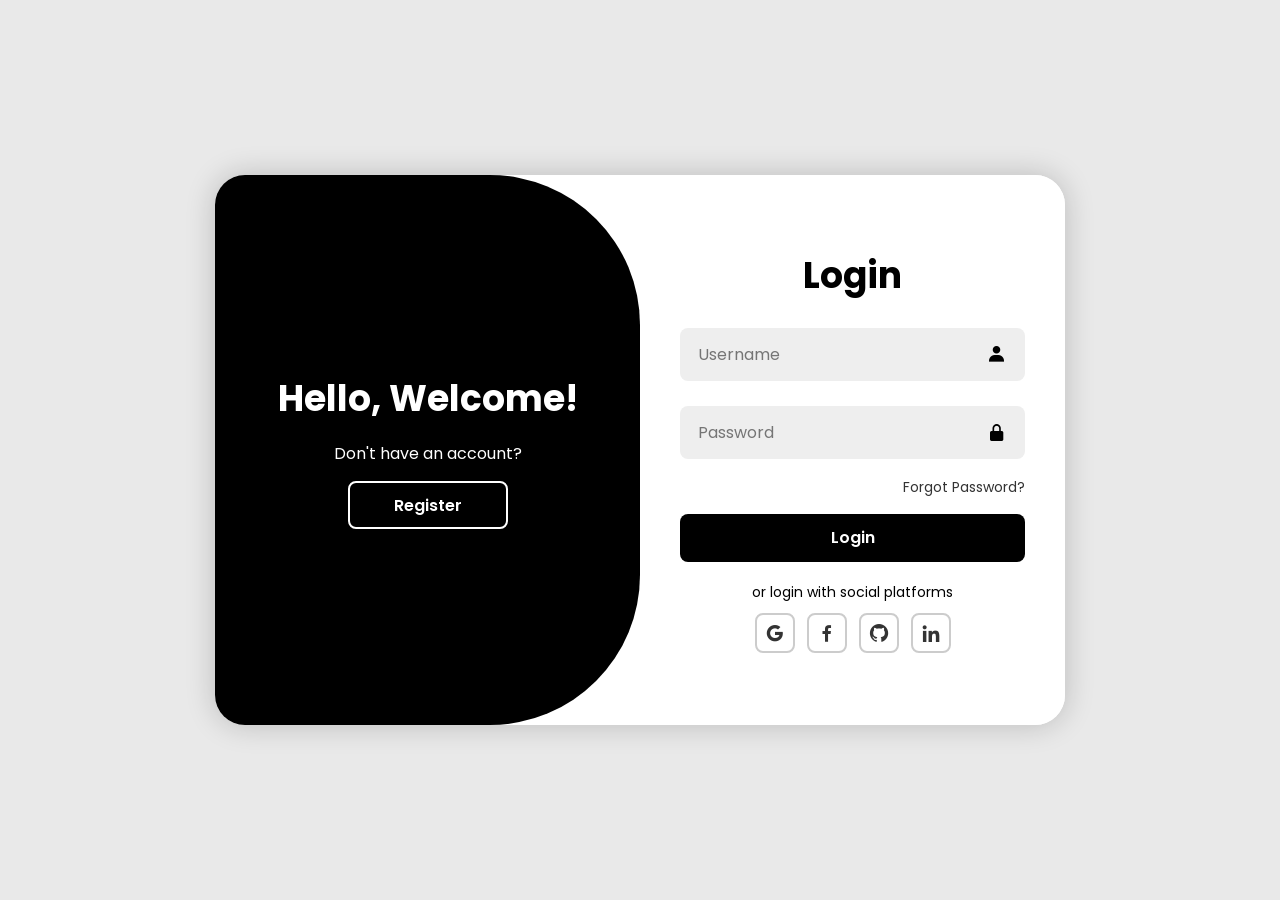
<file: login page/index.html>
<!DOCTYPE html>
<html lang="en">
<head>
  <meta charset="UTF-8" />
  <meta name="viewport" content="width=device-width, initial-scale=1.0" />

  <title>Login Register Form</title>

  <!-- Boxicons -->
  <link
    href="https://unpkg.com/boxicons@2.1.4/css/boxicons.min.css"
    rel="stylesheet"
  />

  <link rel="stylesheet" href="style.css" />
</head>

<body>

  <div class="container">

    <!-- Login Form -->
    <div class="form-box login">

      <form action="#">
        <h1>Login</h1>

        <div class="input-box">
          <input type="text" placeholder="Username" required />
          <i class="bx bxs-user"></i>
        </div>

        <div class="input-box">
          <input type="password" placeholder="Password" required />
          <i class="bx bxs-lock-alt"></i>
        </div>

        <div class="forgot-link">
          <a href="#">Forgot Password?</a>
        </div>

        <button type="submit" class="btn">
          Login
        </button>

        <p>or login with social platforms</p>

        <div class="social-icons">
          <a href="#"><i class="bx bxl-google"></i></a>
          <a href="#"><i class="bx bxl-facebook"></i></a>
          <a href="#"><i class="bx bxl-github"></i></a>
          <a href="#"><i class="bx bxl-linkedin"></i></a>
        </div>
      </form>

    </div>


    <!-- Register Form -->
    <div class="form-box register">

      <form action="#">
        <h1>Registration</h1>

        <div class="input-box">
          <input type="text" placeholder="Username" required />
          <i class="bx bxs-user"></i>
        </div>

        <div class="input-box">
          <input type="email" placeholder="Email" required />
          <i class="bx bxs-envelope"></i>
        </div>

        <div class="input-box">
          <input type="password" placeholder="Password" required />
          <i class="bx bxs-lock-alt"></i>
        </div>

        <button type="submit" class="btn">
          Register
        </button>

        <p>or register with social platforms</p>

        <div class="social-icons">
          <a href="#"><i class="bx bxl-google"></i></a>
          <a href="#"><i class="bx bxl-facebook"></i></a>
          <a href="#"><i class="bx bxl-github"></i></a>
          <a href="#"><i class="bx bxl-linkedin"></i></a>
        </div>
      </form>

    </div>


    <!-- Toggle Panel -->
    <div class="toggle-box">

      <div class="toggle-panel toggle-left">
        <h1>Hello, Welcome!</h1>
        <p>Don't have an account?</p>

        <button class="btn register-btn">
          Register
        </button>
      </div>


      <div class="toggle-panel toggle-right">
        <h1>Welcome Back!</h1>
        <p>Already have an account?</p>

        <button class="btn login-btn">
          Login
        </button>
      </div>

    </div>

  </div>

  <script src="script.js"></script>

</body>
</html>
</file>
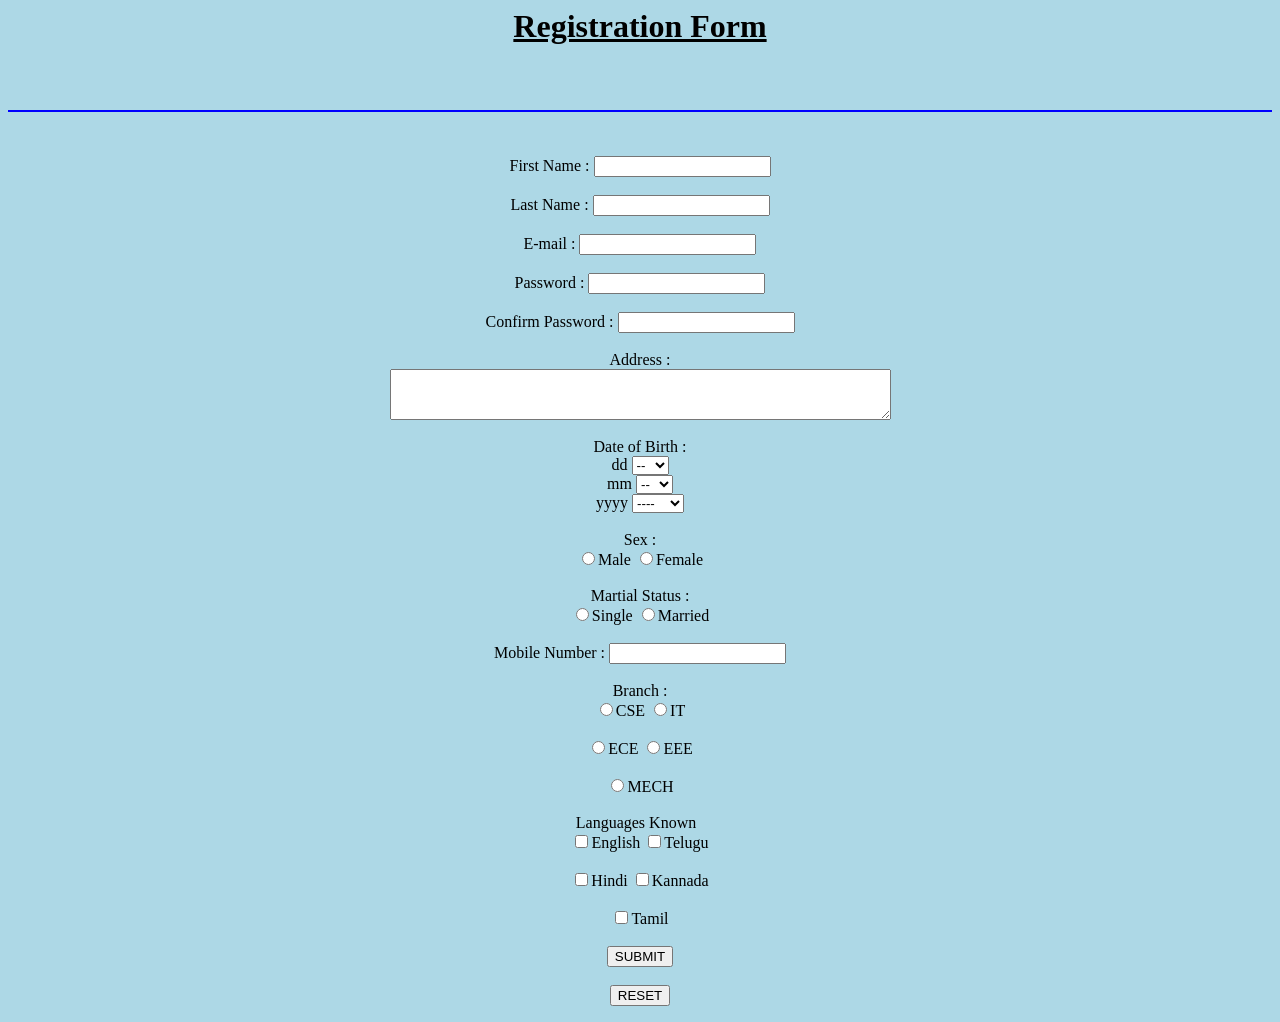
<file: login page/reg.html>
<html>
<head>
    <title>Registration</title>
</head>
<body bgcolor="lightblue">
<form>
    <h1 align="center"><u>Registration Form</u></h1>
    <br><br><center>
    <hr color="blue"><br><br>
    First Name : <input type="text" value=" " name="txt1"><br><br>
    Last Name : <input type="text" value=" " name="txt2"><br><br>
    E-mail : <input type="text" value="" name="txt3"><br><br>
    Password : <input type="password" value="" name="pwd1"><br><br>
    Confirm Password : <input type="password" value="" name="pwd2"><br><br>
    Address :<br>
    <textarea rows="3" cols="60"></textarea><br><br>
    Date of Birth :<br>
    dd <select name="sel1">
        <option>--</option>
        <option>01</option>
        <option>02</option>
        <option>03</option>
        <option>04</option>
        <option>05</option>
        <option>27</option>
        <option>28</option>
        <option>29</option>
        <option>30</option>
        <option>31</option>
    </select><br>
    mm <select name="sel2">
    <option>--</option>
    <option>01</option>
    <option>02</option>
    <option>03</option>
    <option>04</option>
    <option>05</option>
    <option>06</option>
    <option>07</option>
    <option>08</option>
    <option>09</option>
    <option>10</option>
    <option>11</option>
    <option>12</option>
</select><br>
yyyy <select name="sel3">
    <option>----</option>
    <option>1987</option>
    <option>1988</option>
    <option>1989</option>
    <option>1990</option>
    <option>1991</option>
    <option>1992</option>
    <option>1993</option>
    <option>1994</option>
    <option>1995</option>
    <option>1996</option>
    <option>1997</option>
    <option>1998</option>
    <option>1999</option>
    <option>2000</option>
    <option>2001</option>
    <option>2002</option>
    <option>2003</option>
    <option>2004</option>
    <option>2005</option>
    <option>2006</option>
    <option>2007</option>
    <option>2008</option>
    <option>2009</option>
    <option>2010</option>
</select><br><br>
Sex :<br>
<input name="rb1" type="radio" value="radiobutton">Male
<input name="rb1" type="radio" value="radiobutton">Female
<br><br>
Martial Status :<br>
<input name="rb2" type="radio" value="radiobutton">Single
<input name="rb2" type="radio" value="radiobutton">Married
<br><br>
Mobile Number : <input type="text" name="txt4"><br><br>
Branch :<br>
<input name="rb3" type="radio" value="radiobutton">CSE
<input name="rb3" type="radio" value="radiobutton">IT<br><br>
<input name="rb3" type="radio" value="radiobutton">ECE
<input name="rb3" type="radio" value="radiobutton">EEE<br><br>
<input name="rb3" type="radio" value="radiobutton">MECH
<br><br>
Languages Known &nbsp<br>
<input name="cb1" type="checkbox" value="checkbox">English
<input name="cb1" type="checkbox" value="checkbox">Telugu<br><br>
<input name="cb1" type="checkbox" value="checkbox">Hindi
<input name="cb1" type="checkbox" value="checkbox">Kannada<br><br>
<input name="cb1" type="checkbox" value="checkbox">Tamil
<br><br>
<input type="submit" value="SUBMIT" name="btn1"><br><br>
<input type="reset" value="RESET" name="btn1">
</center>
</form>
</body>
</html>
</file>
<file: login page/style.css>
@import url('https://fonts.googleapis.com/css2?family=Poppins:wght@400;500;600;700&display=swap');

* {
    margin: 0;
    padding: 0;
    box-sizing: border-box;
    font-family: "Poppins", sans-serif;
}

body {
    min-height: 100vh;
    background: #e9e9e9;
    display: flex;
    justify-content: center;
    align-items: center;
}

.container {
    position: relative;
    width: 850px;
    height: 550px;
    background: white;
    border-radius: 30px;
    overflow: hidden;
    box-shadow: 0 0 30px rgba(0, 0, 0, .2);
}

/* FORM BOX */

.form-box {
    position: absolute;
    right: 0;
    width: 50%;
    height: 100%;
    background: white;
    display: flex;
    align-items: center;
    padding: 40px;
    z-index: 1;
    transition: .6s ease-in-out;
}

.container.active .form-box {
    right: 50%;
}

.form-box.register {
    visibility: hidden;
}

.container.active .form-box.register {
    visibility: visible;
}

form {
    width: 100%;
}

form h1 {
    font-size: 36px;
    text-align: center;
    margin-bottom: 25px;
}

.input-box {
    position: relative;
    margin: 25px 0;
}

.input-box input {
    width: 100%;
    padding: 14px 45px 14px 18px;
    background: #eee;
    border: none;
    outline: none;
    border-radius: 8px;
    font-size: 16px;
}

.input-box i {
    position: absolute;
    right: 18px;
    top: 50%;
    transform: translateY(-50%);
    font-size: 20px;
}

.forgot-link {
    margin: -10px 0 15px;
    text-align: right;
}

.forgot-link a {
    text-decoration: none;
    color: #333;
    font-size: 14px;
}

.btn {
    width: 100%;
    height: 48px;
    border: none;
    outline: none;
    border-radius: 8px;
    background: #000;
    color: white;
    font-size: 16px;
    font-weight: 600;
    cursor: pointer;
    transition: .3s;
}

.btn:hover {
    transform: scale(1.02);
}

form p {
    text-align: center;
    margin: 20px 0 10px;
    font-size: 14px;
}

.social-icons {
    display: flex;
    justify-content: center;
    gap: 12px;
}

.social-icons a {
    width: 40px;
    height: 40px;
    border: 2px solid #ccc;
    border-radius: 8px;
    display: flex;
    justify-content: center;
    align-items: center;
    text-decoration: none;
    color: #333;
    font-size: 22px;
}


/* TOGGLE SECTION */

.toggle-box {
    position: absolute;
    width: 100%;
    height: 100%;
}

.toggle-box::before {
    content: "";
    position: absolute;
    left: -250%;
    width: 300%;
    height: 100%;
    background: #000;
    border-radius: 150px;
    z-index: 2;
    transition: 1s ease-in-out;
}

.container.active .toggle-box::before {
    left: 50%;
}

.toggle-panel {
    position: absolute;
    width: 50%;
    height: 100%;
    color: white;
    z-index: 2;
    display: flex;
    flex-direction: column;
    justify-content: center;
    align-items: center;
    transition: .6s ease-in-out;
}

.toggle-panel h1 {
    font-size: 36px;
}

.toggle-panel p {
    margin: 15px 0;
}

.toggle-panel .btn {
    width: 160px;
    background: transparent;
    border: 2px solid white;
}

.toggle-left {
    left: 0;
    transition-delay: 1.2s;
}

.container.active .toggle-left {
    left: -50%;
    transition-delay: .6s;
}

.toggle-right {
    right: -50%;
    transition-delay: .6s;
}

.container.active .toggle-right {
    right: 0;
    transition-delay: 1.2s;
}


/* RESPONSIVE */

@media (max-width: 650px) {

    .container {
        width: 95%;
        height: 650px;
    }

    .form-box {
        width: 100%;
        height: 70%;
        bottom: 0;
        padding: 30px;
    }

    .container.active .form-box {
        right: 0;
        bottom: 30%;
    }

    .toggle-box::before {
        left: 0;
        top: -270%;
        width: 100%;
        height: 300%;
        border-radius: 20vw;
    }

    .container.active .toggle-box::before {
        left: 0;
        top: 70%;
    }

    .toggle-panel {
        width: 100%;
        height: 30%;
    }

    .toggle-left {
        top: 0;
    }

    .container.active .toggle-left {
        left: 0;
        top: -30%;
    }

    .toggle-right {
        right: 0;
        bottom: -30%;
    }

    .container.active .toggle-right {
        bottom: 0;
    }

    .toggle-panel h1 {
        font-size: 28px;
    }
}
</file>
